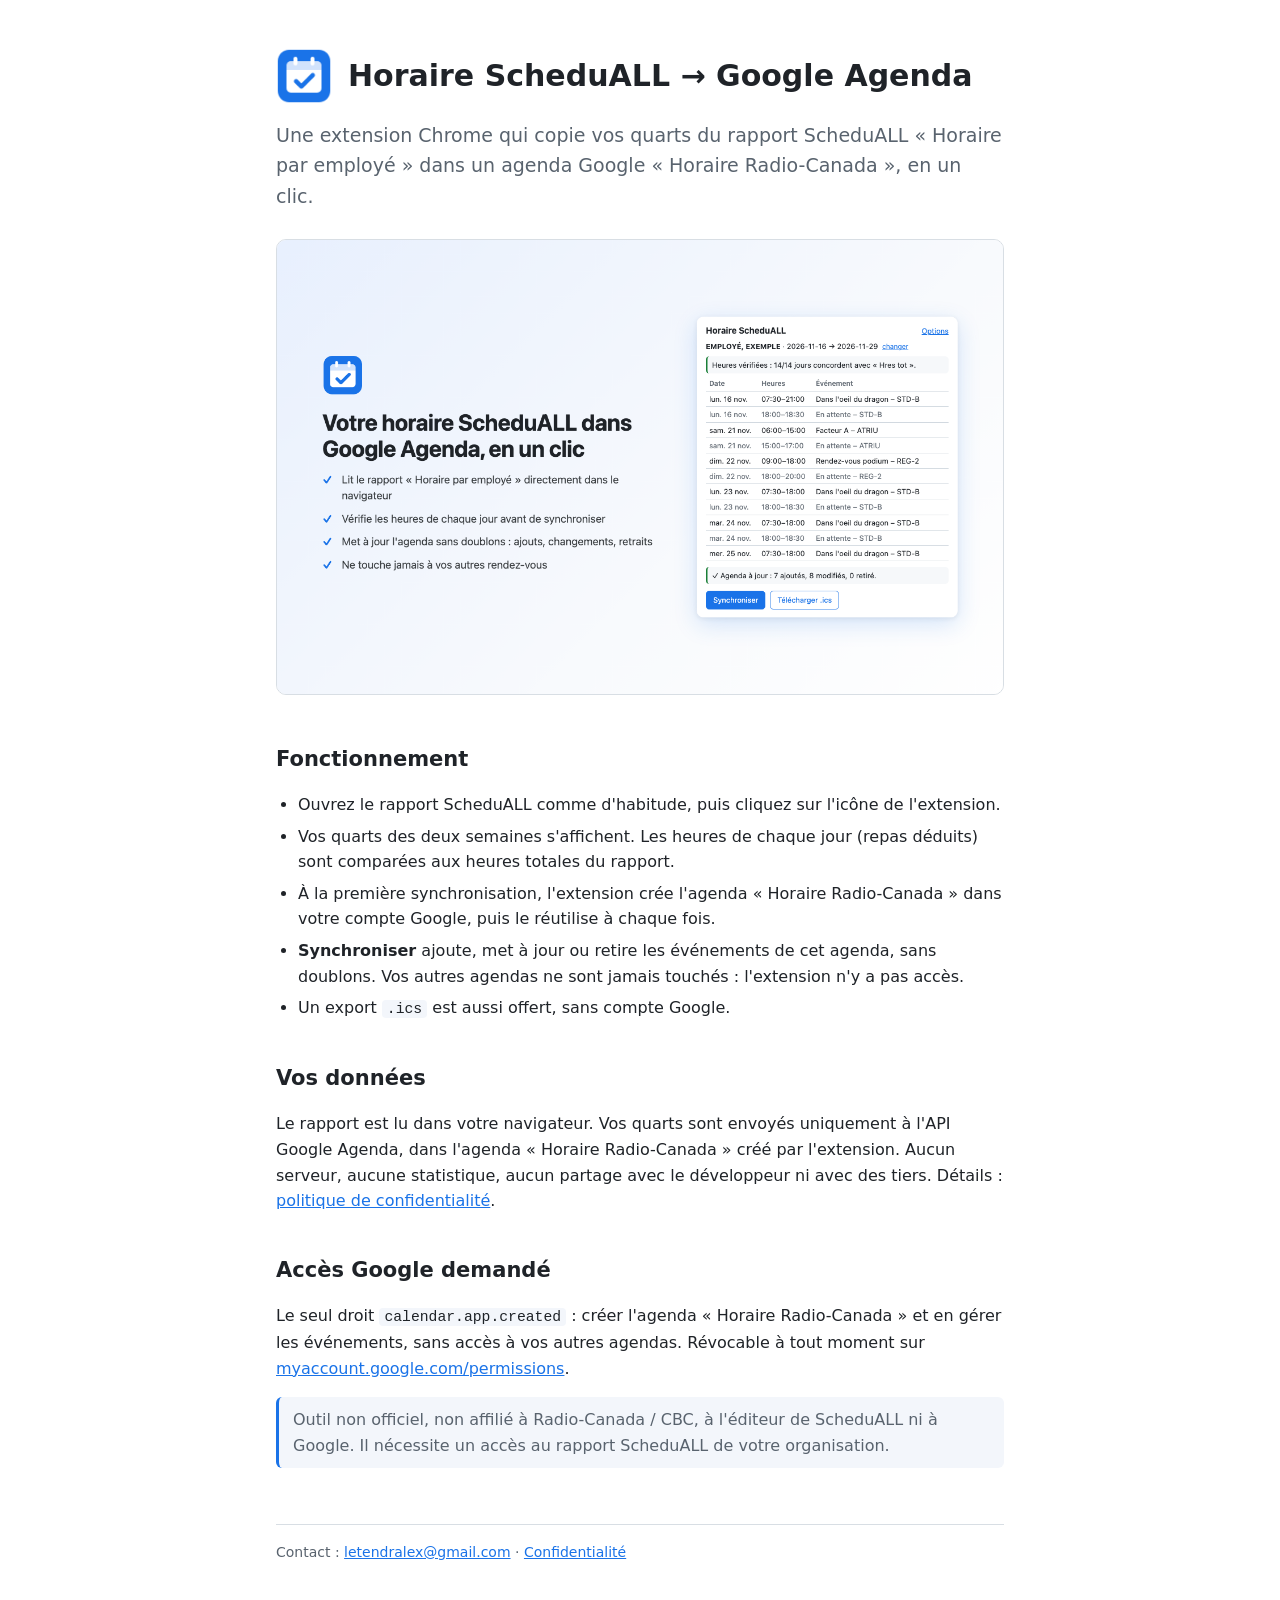
<file: index.html>
<!doctype html>
<html lang="fr">
<head>
<meta charset="utf-8">
<meta name="viewport" content="width=device-width,initial-scale=1">
<title>Horaire ScheduALL → Google Agenda</title>
<meta name="description" content="Extension Chrome qui synchronise l'horaire ScheduALL « Horaire par employé » avec Google Agenda.">
<link rel="icon" href="icon.png">
<link rel="stylesheet" href="style.css">
</head>
<body>
<main>
  <header><img src="icon.png" alt=""><h1>Horaire ScheduALL → Google Agenda</h1></header>
  <p class="lead">Une extension Chrome qui copie vos quarts du rapport ScheduALL « Horaire par employé » dans un agenda Google « Horaire Radio-Canada », en un clic.</p>
  <img class="shot" src="capture.png" alt="Menu de l'extension : aperçu des quarts, heures vérifiées et bouton Synchroniser">

  <h2>Fonctionnement</h2>
  <ul>
    <li>Ouvrez le rapport ScheduALL comme d'habitude, puis cliquez sur l'icône de l'extension.</li>
    <li>Vos quarts des deux semaines s'affichent. Les heures de chaque jour (repas déduits) sont comparées aux heures totales du rapport.</li>
    <li>À la première synchronisation, l'extension crée l'agenda « Horaire Radio-Canada » dans votre compte Google, puis le réutilise à chaque fois.</li>
    <li><strong>Synchroniser</strong> ajoute, met à jour ou retire les événements de cet agenda, sans doublons. Vos autres agendas ne sont jamais touchés : l'extension n'y a pas accès.</li>
    <li>Un export <code>.ics</code> est aussi offert, sans compte Google.</li>
  </ul>

  <h2>Vos données</h2>
  <p>Le rapport est lu dans votre navigateur. Vos quarts sont envoyés uniquement à l'API Google Agenda, dans l'agenda « Horaire Radio-Canada » créé par l'extension. Aucun serveur, aucune statistique, aucun partage avec le développeur ni avec des tiers. Détails : <a href="confidentialite.html">politique de confidentialité</a>.</p>

  <h2>Accès Google demandé</h2>
  <p>Le seul droit <code>calendar.app.created</code> : créer l'agenda « Horaire Radio-Canada » et en gérer les événements, sans accès à vos autres agendas. Révocable à tout moment sur <a href="https://myaccount.google.com/permissions">myaccount.google.com/permissions</a>.</p>

  <p class="note">Outil non officiel, non affilié à Radio-Canada / CBC, à l'éditeur de ScheduALL ni à Google. Il nécessite un accès au rapport ScheduALL de votre organisation.</p>

  <footer>Contact : <a href="mailto:letendralex@gmail.com">letendralex@gmail.com</a> · <a href="confidentialite.html">Confidentialité</a></footer>
</main>
</body>
</html>
</file>
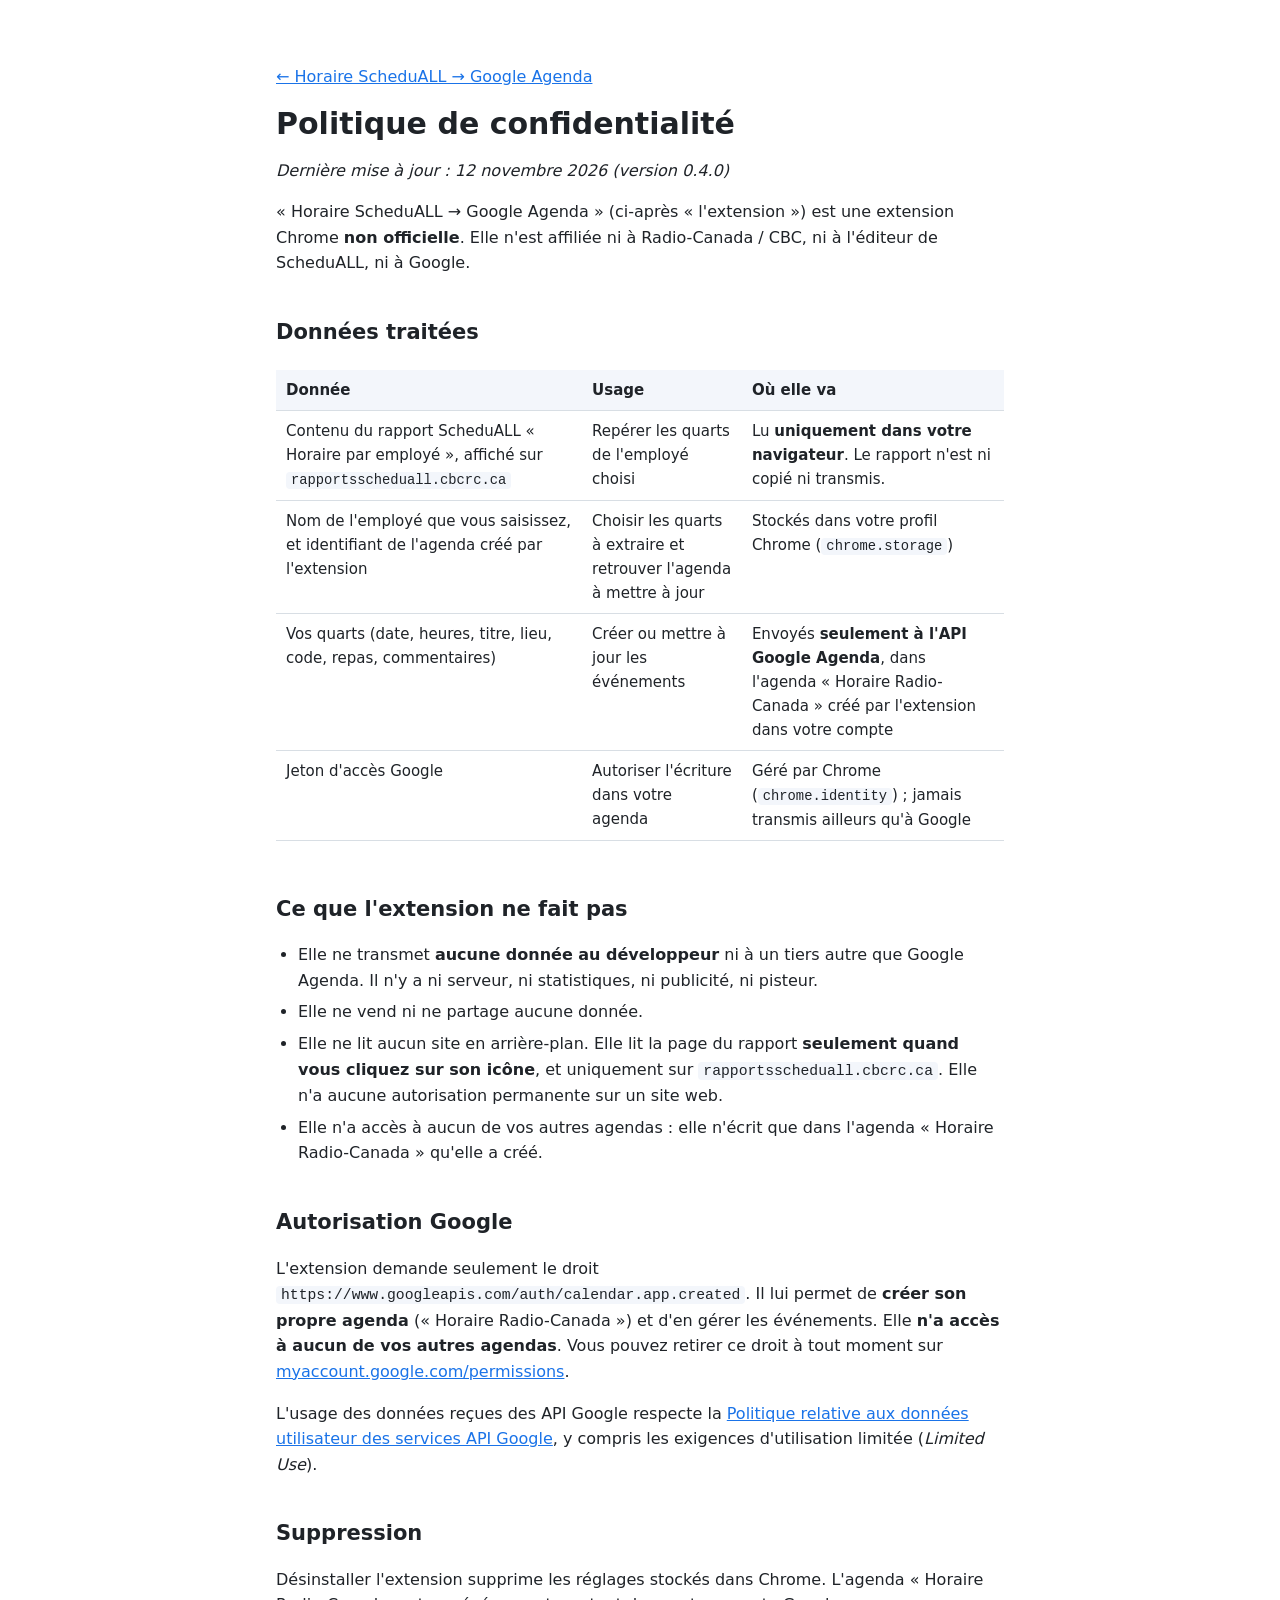
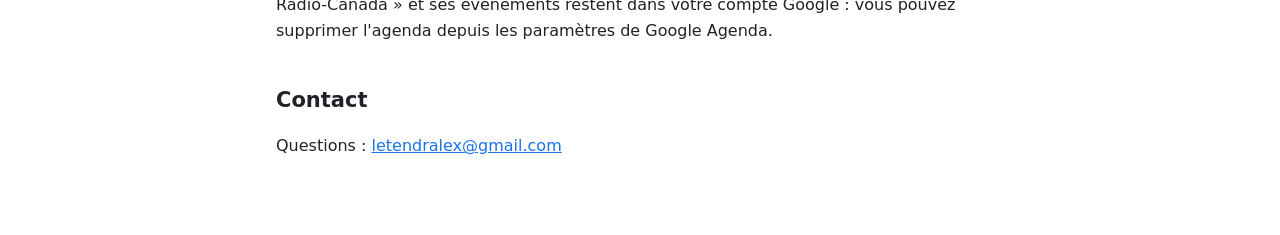
<file: confidentialite.html>
<!doctype html>
<html lang="fr">
<head>
<meta charset="utf-8">
<meta name="viewport" content="width=device-width,initial-scale=1">
<title>Confidentialité – Horaire ScheduALL</title>
<link rel="icon" href="icon.png">
<link rel="stylesheet" href="style.css">
</head>
<body>
<main>
  <p><a href="./">← Horaire ScheduALL → Google Agenda</a></p>
  <h1>Politique de confidentialité</h1>
  <p><em>Dernière mise à jour : 12 novembre 2026 (version 0.4.0)</em></p>
  <p>« Horaire ScheduALL → Google Agenda » (ci-après « l'extension ») est une extension Chrome <strong>non officielle</strong>. Elle n'est affiliée ni à Radio-Canada / CBC, ni à l'éditeur de ScheduALL, ni à Google.</p>

  <h2>Données traitées</h2>
  <div class="table-wrap"><table>
    <thead><tr><th>Donnée</th><th>Usage</th><th>Où elle va</th></tr></thead>
    <tbody>
      <tr><td>Contenu du rapport ScheduALL « Horaire par employé », affiché sur <code>rapportsscheduall.cbcrc.ca</code></td><td>Repérer les quarts de l'employé choisi</td><td>Lu <strong>uniquement dans votre navigateur</strong>. Le rapport n'est ni copié ni transmis.</td></tr>
      <tr><td>Nom de l'employé que vous saisissez, et identifiant de l'agenda créé par l'extension</td><td>Choisir les quarts à extraire et retrouver l'agenda à mettre à jour</td><td>Stockés dans votre profil Chrome (<code>chrome.storage</code>)</td></tr>
      <tr><td>Vos quarts (date, heures, titre, lieu, code, repas, commentaires)</td><td>Créer ou mettre à jour les événements</td><td>Envoyés <strong>seulement à l'API Google Agenda</strong>, dans l'agenda « Horaire Radio-Canada » créé par l'extension dans votre compte</td></tr>
      <tr><td>Jeton d'accès Google</td><td>Autoriser l'écriture dans votre agenda</td><td>Géré par Chrome (<code>chrome.identity</code>) ; jamais transmis ailleurs qu'à Google</td></tr>
    </tbody>
  </table></div>

  <h2>Ce que l'extension ne fait pas</h2>
  <ul>
    <li>Elle ne transmet <strong>aucune donnée au développeur</strong> ni à un tiers autre que Google Agenda. Il n'y a ni serveur, ni statistiques, ni publicité, ni pisteur.</li>
    <li>Elle ne vend ni ne partage aucune donnée.</li>
    <li>Elle ne lit aucun site en arrière-plan. Elle lit la page du rapport <strong>seulement quand vous cliquez sur son icône</strong>, et uniquement sur <code>rapportsscheduall.cbcrc.ca</code>. Elle n'a aucune autorisation permanente sur un site web.</li>
    <li>Elle n'a accès à aucun de vos autres agendas : elle n'écrit que dans l'agenda « Horaire Radio-Canada » qu'elle a créé.</li>
  </ul>

  <h2>Autorisation Google</h2>
  <p>L'extension demande seulement le droit <code>https://www.googleapis.com/auth/calendar.app.created</code>. Il lui permet de <strong>créer son propre agenda</strong> (« Horaire Radio-Canada ») et d'en gérer les événements. Elle <strong>n'a accès à aucun de vos autres agendas</strong>. Vous pouvez retirer ce droit à tout moment sur <a href="https://myaccount.google.com/permissions">myaccount.google.com/permissions</a>.</p>
  <p>L'usage des données reçues des API Google respecte la <a href="https://developers.google.com/terms/api-services-user-data-policy">Politique relative aux données utilisateur des services API Google</a>, y compris les exigences d'utilisation limitée (<em>Limited Use</em>).</p>

  <h2>Suppression</h2>
  <p>Désinstaller l'extension supprime les réglages stockés dans Chrome. L'agenda « Horaire Radio-Canada » et ses événements restent dans votre compte Google : vous pouvez supprimer l'agenda depuis les paramètres de Google Agenda.</p>

  <h2>Contact</h2>
  <p>Questions : <a href="mailto:letendralex@gmail.com">letendralex@gmail.com</a></p>
</main>
</body>
</html>
</file>
<file: style.css>
:root{--fg:#1f2328;--muted:#59636e;--bg:#fff;--soft:#f3f6fb;--line:#d8dee4;--accent:#1a73e8}
@media (prefers-color-scheme:dark){:root:not([data-theme="light"]){--fg:#e6edf3;--muted:#9198a1;--bg:#0d1117;--soft:#161b22;--line:#30363d;--accent:#6ea8fe}}
:root[data-theme="dark"]{--fg:#e6edf3;--muted:#9198a1;--bg:#0d1117;--soft:#161b22;--line:#30363d;--accent:#6ea8fe}
*{box-sizing:border-box}
body{margin:0;background:var(--bg);color:var(--fg);font:16px/1.6 system-ui,-apple-system,"Segoe UI",sans-serif}
main{max-width:760px;margin:0 auto;padding:48px 16px 64px}
header{display:flex;align-items:center;gap:16px;margin-bottom:8px}
header img{width:56px;height:56px}
h1{font-size:30px;line-height:1.2;margin:0}
h2{font-size:21px;margin:40px 0 8px}
p.lead{font-size:19px;color:var(--muted);margin:16px 0 28px}
a{color:var(--accent)}
img.shot{width:100%;height:auto;border:1px solid var(--line);border-radius:10px}
ul{padding-left:22px} li{margin:6px 0}
table{width:100%;border-collapse:collapse;font-size:15px;margin:12px 0}
th,td{text-align:left;vertical-align:top;padding:8px 10px;border-bottom:1px solid var(--line)}
th{background:var(--soft)}
.note{background:var(--soft);border-left:3px solid var(--accent);padding:10px 14px;border-radius:6px;color:var(--muted)}
footer{margin-top:56px;padding-top:16px;border-top:1px solid var(--line);font-size:14px;color:var(--muted)}
code{font-size:.92em;background:var(--soft);padding:1px 5px;border-radius:4px}
.table-wrap{overflow-x:auto}
</file>
